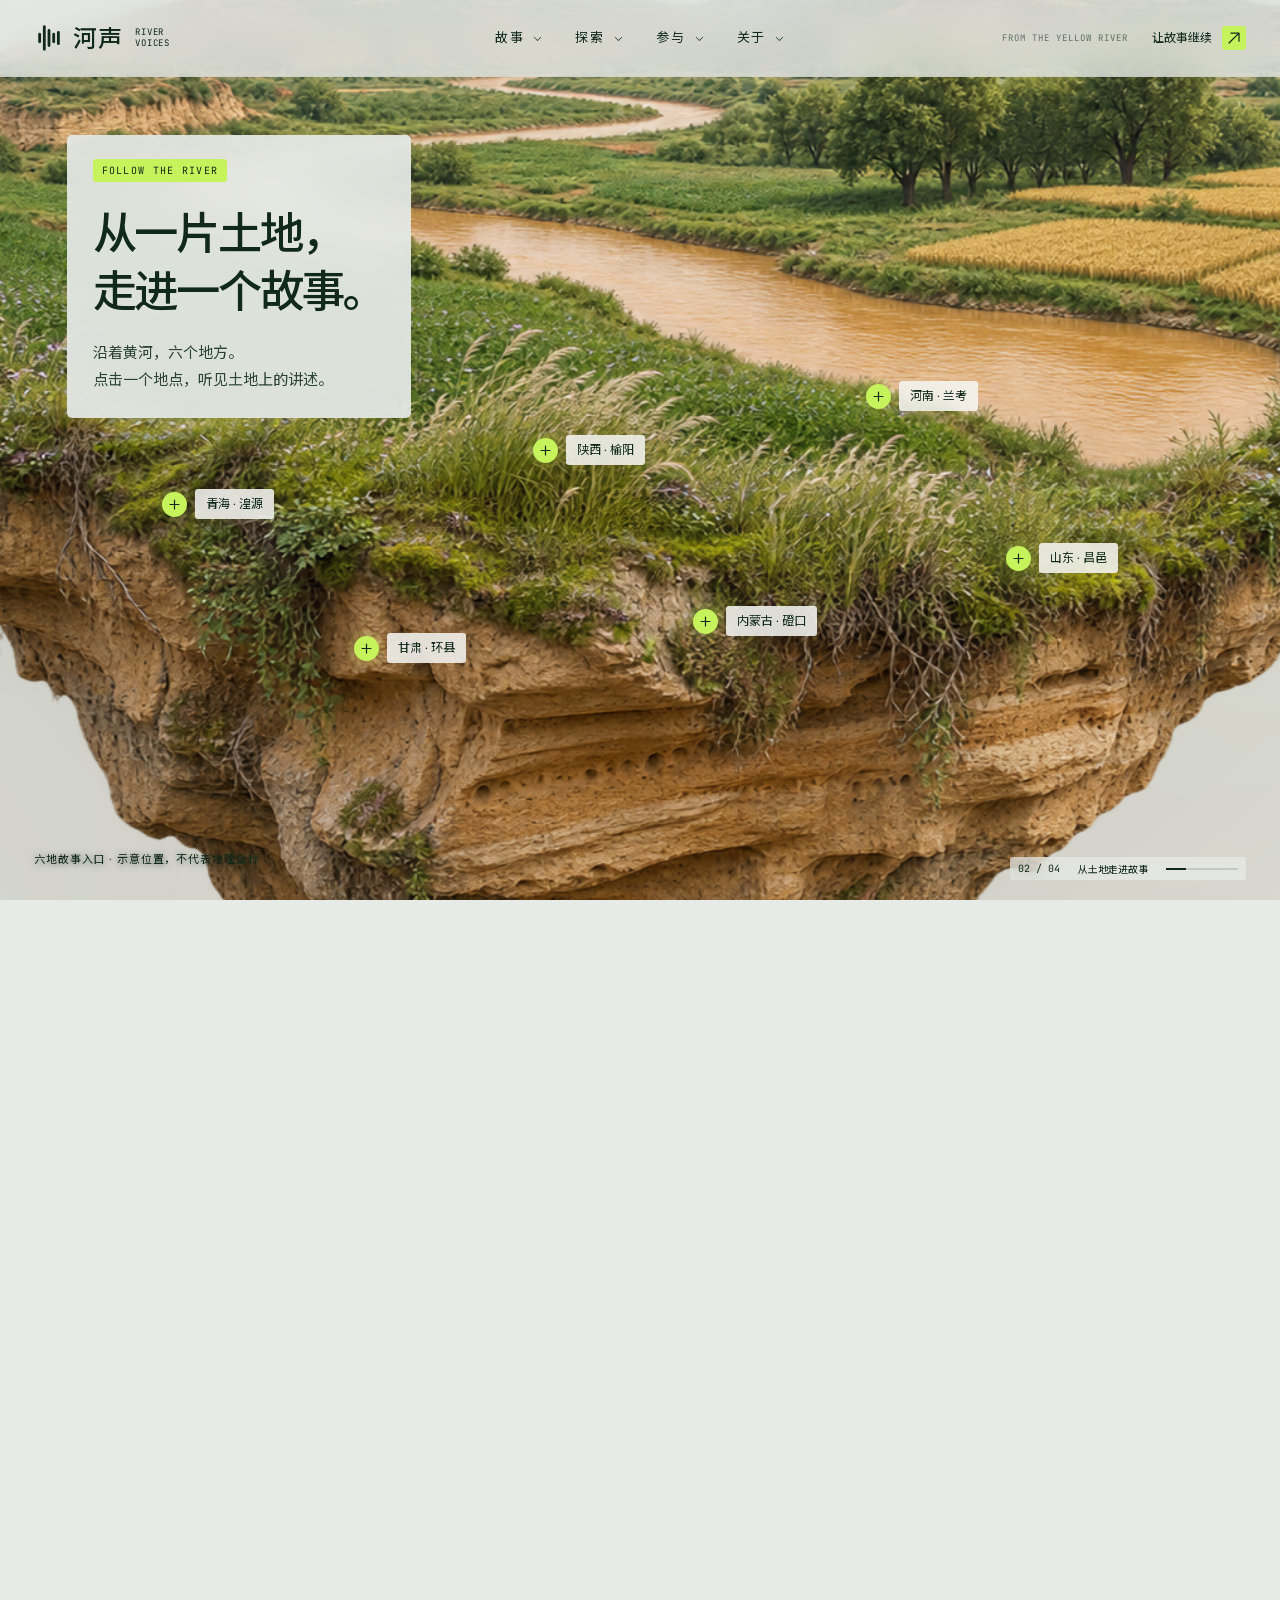
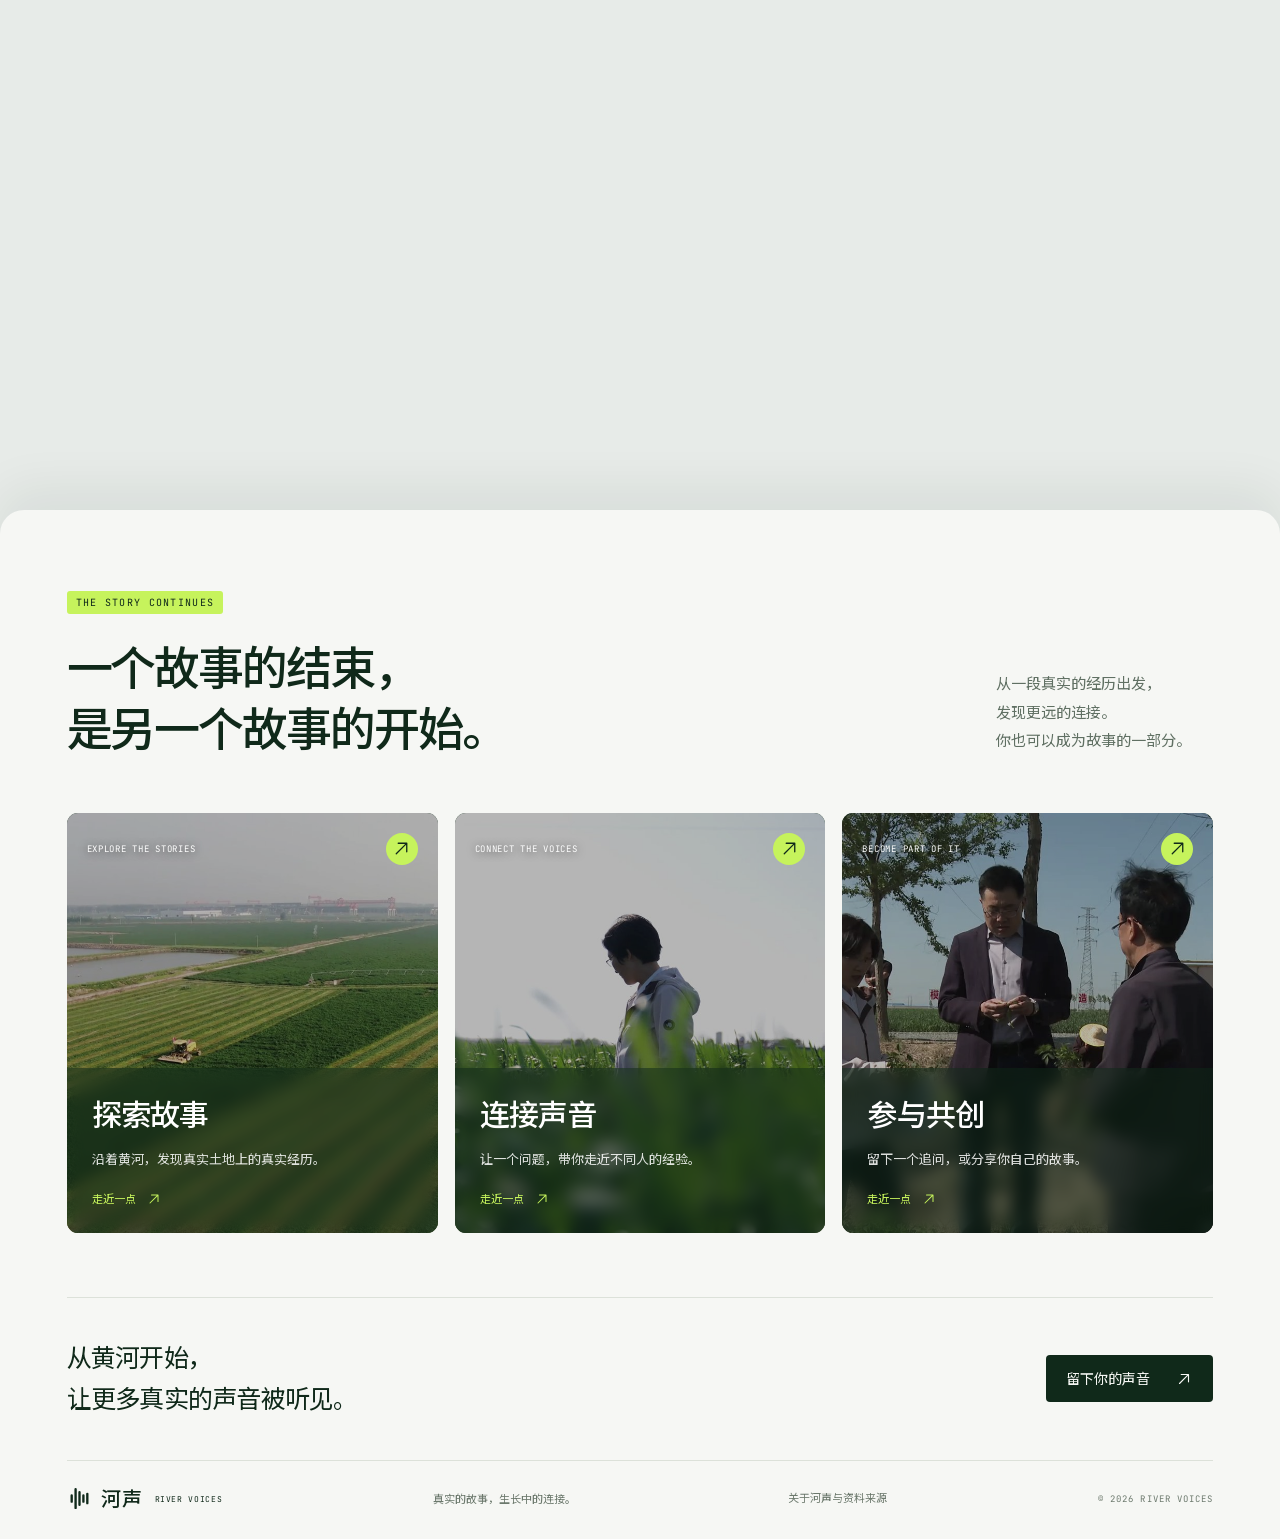
<file: index.html>
<!doctype html>
<html lang="zh-CN">
  <head>
    <meta charset="UTF-8" />
    <meta name="viewport" content="width=device-width, initial-scale=1.0" />
    <meta name="theme-color" content="#e7ebe8" />
    <meta name="description" content="河声 River Voices：从黄河开始，连接真实的土地、人物与公共故事。" />
    <title>河声 River Voices — 让真实的故事，继续生长</title>
    <script type="module" crossorigin src="./assets/index-9MIRVTS4.js"></script>
    <link rel="stylesheet" crossorigin href="./assets/index-BvDZyXAQ.css">
  </head>
  <body>
    <div id="root"></div>
  </body>
</html>
</file>
<file: assets/index-BvDZyXAQ.css>
.page-loading{display:grid;place-items:center;min-height:100svh;font-size:14px;color:#718263;background:var(--mist)}.product-header .main-nav button.active{color:#678333}.product-header.dark{color:#f6f7f4;background:#10251d52;border-bottom:1px solid #ffffff12}.product-header.dark .header-note{opacity:.65}.product-header.dark .main-nav button.active{color:var(--lime)}.product-header.dark .header-join svg{color:var(--ink)}.explore-page{background:var(--paper)}.explore-dashboard{position:relative;isolation:isolate;padding:116px 34px 34px;min-height:100svh;display:grid;grid-template-columns:minmax(0,1.65fr) minmax(320px,1fr);grid-template-rows:auto minmax(300px,1fr);gap:23px 24px;overflow:hidden}.explore-backdrop{position:absolute;z-index:-2;top:0;right:0;bottom:0;left:0;width:100%;height:100%;object-fit:cover;object-position:center 48%;filter:brightness(.77) saturate(.88)}.explore-dashboard:after{content:"";position:absolute;top:0;right:0;bottom:0;left:0;background:#17352912;z-index:-1;pointer-events:none}.explore-intro{color:#fff;padding:0 0 2px}.explore-kicker{display:flex;align-items:center;gap:9px;font:11px var(--mono);letter-spacing:.13em;text-shadow:0 1px 14px #10291a70}.explore-intro h1{font-size:clamp(40px,3.8vw,60px);line-height:1.22;letter-spacing:-.045em;margin:14px 0 13px;text-shadow:0 2px 25px #10291a50}.explore-intro>p{font-size:15px;text-shadow:0 1px 14px #10291aaa}.explore-search{display:flex;align-items:center;gap:13px;margin-top:23px;background:#f6f7f0f2;-webkit-backdrop-filter:blur(15px);backdrop-filter:blur(15px);border-radius:11px;padding:17px 20px;color:var(--ink);max-width:100%}.explore-search input{flex:1;min-width:0;border:0;background:none;font-size:14px;outline:none}.explore-search>span{font:10px var(--mono);white-space:nowrap;color:#6b766a;border-left:1px solid #10291a20;padding-left:14px}.glass-card{background:#f4f7eef5;-webkit-backdrop-filter:blur(14px);backdrop-filter:blur(14px);border-radius:13px;color:var(--ink);overflow:hidden}.card-heading{padding:15px 18px;display:flex;align-items:center;justify-content:space-between;gap:12px;font-size:12px;letter-spacing:.07em}.card-heading>span:first-child{display:flex;align-items:center;gap:8px}.card-heading .mono{font-size:9px;opacity:.5}.segmented{display:flex;gap:4px;background:#e4e9df;padding:4px;border-radius:7px;width:max-content;max-width:100%}.segmented button{display:flex;gap:7px;align-items:center;justify-content:center;border-radius:5px;padding:10px 16px;font-size:13px;white-space:nowrap;color:#62715e}.segmented button[aria-pressed=true]{background:var(--lime);color:var(--ink)}.segmented.small{padding:3px;gap:2px}.segmented.small button{font-size:11px;padding:5px 10px;gap:5px}.map-card{display:flex;flex-direction:column;min-height:318px;grid-row:2;grid-column:1}.map-card .card-heading{padding:11px 17px;border-bottom:1px solid #10291a0b}.river-map{flex:1;min-height:235px;width:100%;background:#edf0e5;isolation:isolate;z-index:0;font-family:var(--sans)}.river-map.leaflet-container{background:#edf0e5}.river-map .leaflet-control-zoom{border:0;box-shadow:none;margin:12px!important}.river-map .leaflet-control-zoom a{width:27px;height:27px;line-height:27px;font-size:17px;background:#f6f7f4d9;color:var(--ink);border-color:#d8ded1}.river-map .leaflet-tooltip.region-label{font:11px var(--sans);color:#42603b;background:#f6f7f4e8;border:0;box-shadow:none;padding:4px 7px;border-radius:3px;letter-spacing:.015em}.river-map .leaflet-tooltip.region-label:before{display:none}.river-map .leaflet-tooltip.region-label.selected{background:var(--ink);color:var(--paper);font-weight:500}.river-map .leaflet-tooltip.province-label{font:11px var(--sans);background:var(--paper);box-shadow:none;color:#64745f;border:0}.map-caption{display:flex;justify-content:space-between;gap:12px;padding:9px 17px;font-size:10px;border-top:1px solid #10291a0c;color:#72806b}.region-list{min-height:235px;flex:1;display:grid;grid-template-columns:1fr 1fr;gap:1px;background:#dce4d6;padding:1px}.region-list button{background:#edf0e5;padding:14px 18px;display:flex;align-items:center;justify-content:space-between;text-align:left;gap:10px;font-size:14px}.region-list button.selected{background:#d7e6c6}.region-list small{display:block;font-size:11px;margin-top:7px;color:#65765d}.region-list>p{padding:25px;font-size:14px}.context-card{grid-row:1 / span 2;grid-column:2;align-self:start;display:flex;flex-direction:column}.context-cover{height:155px;object-fit:cover;width:100%}.context-content{padding:19px 22px 21px;display:flex;flex-direction:column;align-items:flex-start;flex:1}.region-chip{font-size:11px;letter-spacing:.06em;color:#627c41}.context-content h2{font-size:25px;line-height:1.4;margin-top:9px;letter-spacing:-.03em}.context-summary{font-size:13px;line-height:1.75;color:#64705e;margin-top:10px;display:-webkit-box;-webkit-line-clamp:2;-webkit-box-orient:vertical;overflow:hidden}.theme-tags{display:flex;gap:7px;flex-wrap:wrap;margin:14px 0 15px}.theme-tags button{background:#e4eadc;border:1px solid #d7e2cc;border-radius:4px;padding:4px 8px;font-size:10px;color:#536e3e}.story-person{display:flex;align-items:center;gap:11px;width:100%}.story-person>img{width:42px;height:42px;object-fit:cover;border-radius:50%;object-position:60% 30%;flex-shrink:0}.story-person>svg{flex-shrink:0;color:#6c8653;margin:5px}.story-person strong{font-size:14px;font-weight:500}.story-person small{display:block;font-size:10px;line-height:1.6;margin-top:3px;color:#718066}.context-content blockquote{font-size:13px;line-height:1.8;margin-top:15px;color:#354c31;display:-webkit-box;-webkit-line-clamp:2;-webkit-box-orient:vertical;overflow:hidden}.mini-source{display:block;font-size:9px;color:#86907c;margin-top:7px}.context-content .primary-button{width:100%;margin-top:19px;padding:11px 15px;justify-content:space-between;font-size:13px}.explore-photo-credit{position:absolute;left:35px;bottom:13px;color:#fff9;font-size:9px;letter-spacing:.04em}.empty-state{padding:38px 28px;display:flex;flex-direction:column;justify-content:center;align-items:flex-start;gap:17px;min-height:280px}.empty-state h2{font-size:25px}.empty-state p{font-size:14px;color:#677260}.story-library{padding:75px 5.2% 65px;scroll-margin-top:100px}.section-title-row{display:flex;align-items:flex-end;justify-content:space-between;gap:25px}.section-title-row .eyebrow{font-size:10px;color:#6e7b65}.section-title-row h2{font-size:35px;line-height:1.4;margin-top:17px}.filter-options{display:flex;gap:9px;overflow-x:auto;padding:25px 1px 15px;scrollbar-width:thin;max-width:100%}.filter-options button{white-space:nowrap;border:1px solid #d7dfd0;padding:8px 13px;font-size:12px;border-radius:4px;color:#6c7764}.filter-options button.active{background:var(--ink);border-color:var(--ink);color:var(--paper)}.filter-description{font-size:12px;color:#617358;display:flex;align-items:center;gap:16px;margin:4px 0 14px}.filter-description button{display:flex;gap:7px;align-items:center;font-size:11px}.library-grid{display:grid;grid-template-columns:repeat(3,minmax(0,1fr));gap:30px 22px;margin-top:15px}.library-story{text-align:left;overflow:hidden;border-top:1px solid #10291a15;padding-top:15px;transition:transform .3s}.library-story:hover{transform:translateY(-4px)}.library-story>img{width:100%;aspect-ratio:1.7;object-fit:cover;border-radius:6px}.library-story>div{padding:19px 0 10px}.library-story .eyebrow{font-family:var(--sans);font-size:11px;color:#76905c;letter-spacing:.05em}.library-story h3{font-size:22px;line-height:1.45;margin:9px 0}.library-story p{font-size:12px;color:#6a7862}.library-story blockquote{font-size:13px;line-height:1.8;color:#6e7965;margin-top:12px;display:-webkit-box;-webkit-line-clamp:2;-webkit-box-orient:vertical;overflow:hidden}.library-enter{display:flex;align-items:center;gap:9px;font-size:12px;margin-top:18px}.ask-section{display:grid;grid-template-columns:1fr 1.8fr;gap:60px;padding:65px 5.2% 75px;background:#e8eee2;scroll-margin-top:80px}.ask-intro h2{font-size:38px;line-height:1.35;margin:18px 0}.ask-intro>p{font-size:15px;color:#62765b}.service-label{display:block;font-size:10px;color:#7b8b73;margin-top:25px}.ask-panel{min-width:0}.ask-panel form>label{font-size:12px;display:block;color:#627259}.question-input{display:flex;align-items:center;gap:15px;margin-top:12px;padding:10px 10px 10px 20px;border:1px solid #c4d0b9;border-radius:6px;background:#f6f7f4}.question-input input{flex:1;min-width:0;border:0;background:none;font-size:15px;padding:10px 0;outline:none}.question-input button{display:flex;align-items:center;justify-content:center;width:42px;height:42px;flex-shrink:0;border-radius:4px;background:var(--ink);color:#f6f7f4;font-size:11px}.suggested-questions{display:flex;flex-wrap:wrap;gap:10px;margin-top:14px}.suggested-questions button{font-size:11px;background:#dce6d2;padding:8px 11px;border-radius:4px;color:#5f7551}.search-answer{margin-top:30px;padding-top:22px;border-top:1px solid #bccbb0}.search-answer>h3{font-size:21px;line-height:1.6}.result-count{font-size:12px;color:#6b7d60;margin-top:8px}.evidence-result{padding:22px 0;border-bottom:1px solid #c8d5be}.evidence-result>div{display:flex;justify-content:space-between;gap:15px;font-size:13px}.evidence-result>div span{font-size:11px;color:#73876a}.evidence-result blockquote{font-size:15px;line-height:1.9;white-space:pre-line;margin-top:12px}.evidence-result>small{display:block;font-size:10px;line-height:1.7;color:#7a8c70;margin-top:12px}.evidence-result>button{display:flex;gap:10px;align-items:center;font-size:12px;margin-top:14px;text-decoration:underline;text-underline-offset:5px}.product-footer{padding:25px 5.2%;font-size:10px}.product-footer button{display:flex;gap:10px;align-items:center}.product-footer>span a{text-decoration:underline;text-underline-offset:3px}.product-story .dialog-content{padding-top:30px}.product-story .detail-quote{padding:24px;background:#e8edde;margin:24px 0;border-left:2px solid #a6c180;font-size:17px;line-height:1.9;white-space:pre-line}.documentary{margin-top:24px;padding:18px 20px;background:#e8edde;border-radius:5px;font-size:14px;color:#627259}.full-transcript{margin:30px 0;border-top:1px solid #d5ddce;border-bottom:1px solid #d5ddce;padding:17px 0;font-size:14px}.full-transcript summary{cursor:pointer}.full-transcript article{padding:15px 0;border-top:1px solid #d5ddce;margin-top:18px}.full-transcript article h3{margin-top:0}.full-transcript article p{font-size:15px;white-space:pre-line}.full-transcript .speaker-reference{font-size:11px;color:#77836e;margin-bottom:11px}.full-transcript article small{font-size:10px;color:#7c8973;display:block;margin-top:10px}.story-contribute{padding:20px 24px 25px;background:#e0e9d6;border-radius:7px}.story-contribute h3{margin:0 0 9px}.story-contribute p{font-size:14px;margin-bottom:18px}.related-stories>button{display:flex;align-items:center;gap:15px;width:100%;text-align:left;padding:15px 0;border-bottom:1px solid #d5dfcd}.related-stories img{width:100px;height:72px;object-fit:cover;border-radius:4px}.related-stories>button>span{flex:1;font-size:15px;line-height:1.7}.related-stories small{display:block;font-size:10px;color:#7d8a70;margin-bottom:7px}.participate-page{position:relative;isolation:isolate;min-height:100svh;background:#13251f;color:#f6f7f4}.participate-backdrop{position:fixed;top:0;right:0;bottom:0;left:0;width:100%;height:100%;object-fit:cover;z-index:-2;filter:brightness(.57) saturate(.8)}.participate-page:after{content:"";position:fixed;top:0;right:0;bottom:0;left:0;background:#10251d1a;z-index:-1;pointer-events:none}.participate-main{width:min(860px,calc(100% - 60px));margin:auto;padding:clamp(160px,23vh,240px) 0 40px;min-height:100svh;display:flex;flex-direction:column}.participate-title{text-align:center;margin-bottom:37px;text-shadow:0 2px 20px #10291a45}.participate-title>.eyebrow{font-size:10px;letter-spacing:.19em;opacity:.7}.participate-title h1{font-size:clamp(32px,3.2vw,48px);line-height:1.4;letter-spacing:-.03em;margin:18px 0 14px}.participate-title h1 span{display:inline-block}.participate-title>p{font-size:14px;color:#f6f7f4c9}.contribution-composer{position:relative;isolation:isolate;padding:24px 26px 31px;background:#1d2a25f0;-webkit-backdrop-filter:blur(26px) saturate(112%);backdrop-filter:blur(26px) saturate(112%);border:1px solid #f6f7f42b;border-radius:23px;box-shadow:0 20px 65px #09171038}.composer-intro{display:flex;justify-content:space-between;gap:15px;align-items:center;color:#c8d1c5;font-size:12px}.composer-intro>small{font-size:10px;color:#8b9b8c}.composer-prompt{font-size:12px;color:#8b9e8b;margin-top:8px;text-wrap:pretty}.contribution-composer>textarea{background:none;border:0;outline:0;border-radius:0;padding:12px 0 10px;margin-top:10px;min-height:113px;resize:vertical;color:#f6f7f4;font-size:18px;line-height:1.8;box-shadow:none;max-height:320px}.contribution-composer>textarea::placeholder{color:#8d9b8b}.composer-tools{position:relative;height:36px;margin-top:12px}.participation-tabs{display:flex;gap:6px;align-items:center;height:36px}.participation-tabs>button{font-size:11px;height:34px;padding:0 13px;border:1px solid #e8f0e00e;background:#f6f7f40b;color:#9ca99a;border-radius:7px;white-space:nowrap}.participation-tabs>button[aria-pressed=true]{background:#d8e4c826;color:#e3ebdc;border-color:#d4e2c231}.composer-right{position:absolute;top:0;right:0;bottom:0;left:0;pointer-events:none}.composer-right>*{position:absolute;pointer-events:auto}.original-mode{right:126px;top:16px;font-size:10px;line-height:1;color:#90a18a}.attach-control{right:73px;top:10px;color:#a7b6a0;line-height:1;display:block}.attach-control:hover{color:#fff}.send-control{right:0;top:2px;display:grid;place-items:center;width:44px;height:44px;border-radius:50%;background:var(--lime);color:var(--ink);transition:filter .2s,transform .2s}.send-control:hover{filter:brightness(1.08);transform:translateY(-1px)}.send-control:disabled{opacity:.35;cursor:default;transform:none}.attachment-menu{position:absolute;right:25px;bottom:81px;background:#33463b;border:1px solid #f6f7f42b;border-radius:10px;padding:10px;box-shadow:0 10px 35px #10291a40;z-index:3;min-width:200px}.attachment-menu button{display:flex;align-items:center;gap:12px;padding:11px 12px;text-align:left;font-size:13px;width:100%;border-radius:5px}.attachment-menu button:hover{background:#f6f7f413}.attachment-menu small{display:block;font-size:10px;padding:8px 12px 5px;color:#a9b8a0}.linked-story{display:flex;align-items:center;justify-content:space-between;gap:14px;font-size:10px;color:#b2cb9f;padding:8px 10px;border:1px solid #b3cd8c29;border-radius:4px;background:#94ae6e0c;margin-top:14px}.linked-story>button{display:flex}.attachment-previews{display:flex;flex-wrap:wrap;gap:9px;margin:12px 0 15px}.attachment-preview{display:flex;align-items:center;gap:9px;padding:7px;background:#e8f3dc0a;border:1px solid #e3f0da1a;border-radius:6px;max-width:100%;min-width:0}.attachment-preview>img{width:35px;height:35px;object-fit:cover;border-radius:3px}.attachment-preview>span{font-size:11px;max-width:210px;overflow:hidden;text-overflow:ellipsis;white-space:nowrap}.attachment-preview small{display:block;font:9px var(--mono);color:#93a48a;margin-top:4px}.attachment-preview>button{display:grid;place-items:center;padding:5px;color:#bdcbb4}.recording-banner{display:flex;align-items:center;gap:10px;color:#d8edc3;font-size:13px;margin:15px 0;padding:8px 13px;border-radius:5px;background:#f6f7f40b}.participation-extra{background:#10251db3;-webkit-backdrop-filter:blur(16px);backdrop-filter:blur(16px);margin-top:14px;border:1px solid #f6f7f422;border-radius:10px;padding:14px 19px}.participation-extra summary{font-size:12px;color:#c2cfb9;cursor:pointer}.participation-extra summary>span{font-size:10px;color:#94a18c;margin-left:10px}.extra-grid{display:grid;grid-template-columns:1fr 1fr;gap:19px 17px;margin:23px 0 5px}.extra-grid>label{display:block;font-size:12px;color:#b3c5a7}.extra-grid select,.extra-grid input:not([type=checkbox]){display:block;width:100%;border:1px solid #becbb330;border-radius:4px;background:#20372e;color:#e2ecdc;margin-top:9px;padding:11px 12px;font-size:13px;min-width:0}.extra-grid input::placeholder{color:#8a9e7e}.extra-grid .wide{grid-column:1 / -1}.extra-grid .assisted-label{display:flex;align-items:center;gap:9px;font-size:11px;line-height:1.7}.extra-grid input[type=checkbox]{accent-color:var(--lime)}.participation-notes{display:flex;align-items:center;justify-content:space-between;gap:15px;margin-top:19px;font-size:11px;color:#d1ddc5}.participation-notes>span{display:flex;align-items:center;gap:7px}.participation-notes>button{display:flex;align-items:center;gap:7px;white-space:nowrap;color:#e2ebd9}.participation-notes>button:disabled{opacity:.4;cursor:default}.participation-service{display:flex;justify-content:space-between;align-items:center;gap:20px;margin-top:auto;padding-top:55px;font-size:10px;color:#c6d5bbbd}.participation-service small{font-size:9px;white-space:nowrap}.related-hints{background:#172d23e0;border:1px solid #e1edd225;border-radius:9px;padding:23px;margin-top:24px;-webkit-backdrop-filter:blur(15px);backdrop-filter:blur(15px)}.related-hints h2{font-size:19px;line-height:1.6}.related-hints>p{font-size:11px;color:#b1c4a2;margin-top:7px}.related-hints>button{position:relative;display:block;text-align:left;width:100%;padding:18px 30px 18px 0;border-top:1px solid #f6f7f424;margin-top:15px}.related-hints>button>span{font-size:12px;color:#d0e7be}.related-hints>button>p{font-size:13px;color:#b6c6aa;margin-top:9px}.related-hints>button>svg{position:absolute;right:0;top:22px}.form-error{font-size:13px;color:#ad382c;background:#fbe9e1;border:1px solid #e9c5b7;padding:12px 15px;border-radius:5px;margin-top:15px;line-height:1.7}.participation-error{font-size:13px}.review-dialog{width:min(720px,calc(100% - 36px));max-width:none;max-height:90svh;margin:auto;padding:0;border:0;border-radius:14px;color:var(--ink);background:var(--paper);overflow-y:auto;box-shadow:0 25px 80px #10291a45}.review-dialog::backdrop{background:#0c1e17b8;-webkit-backdrop-filter:blur(10px);backdrop-filter:blur(10px)}.review-dialog>form{padding:43px 37px 37px}.review-dialog h2{font-size:32px;line-height:1.5;margin:22px 0 13px}.review-dialog form>p{font-size:14px;color:#6b7963;line-height:1.8}.review-label{display:block;margin-top:25px;font-size:13px;color:#697c5d}.original-expression{font-size:16px;line-height:1.9;white-space:pre-wrap;padding:19px 22px;background:#e8edde;border-left:2px solid #9db778;margin-top:11px;max-height:220px;overflow:auto;overflow-wrap:anywhere}.review-media{display:flex;gap:15px;flex-wrap:wrap;margin-top:18px}.review-media>div{max-width:100%;font-size:10px;color:#687b5d;line-height:1.6}.review-media img{width:160px;height:110px;object-fit:cover;border-radius:5px;margin-bottom:6px}.review-media audio{display:block;width:min(310px,100%);margin-bottom:7px}.assist-options{display:grid;grid-template-columns:1fr 1fr;gap:16px;margin-top:26px;padding:18px 0;border-top:1px solid #d4ddcb;border-bottom:1px solid #d4ddcb}.assist-options label{display:flex;align-items:flex-start;gap:9px;color:#7c8c70;font-size:12px}.assist-options input{margin-top:2px}.assist-options small{font-size:10px;line-height:1.7;display:block;margin-top:5px;color:#8b967f}.manual-edit{display:flex;align-items:center;gap:8px;font-size:12px!important;margin:21px 0 0}.review-dialog form>textarea{min-height:130px;font-size:15px}.privacy-choices{margin-top:27px}.privacy-choices legend{font-size:15px;margin-bottom:15px}.privacy-choices label{padding:12px 15px;border:1px solid #d5dec9;border-radius:5px;font-size:13px;margin:9px 0;background:#f0f3e9}.privacy-choices label:has(input:checked){background:#e0ebd2;border-color:#a4bd85}.review-contact{display:grid;gap:18px;margin-top:22px}.review-contact label{font-size:12px;color:#718264}.review-contact input{display:block;border:1px solid #cbd5c0;border-radius:4px;padding:12px;width:100%;background:#fff;margin-top:9px;font-size:14px}.review-dialog .primary-button{margin-top:21px;width:100%;gap:20px}.review-dialog .primary-button:disabled{opacity:.5;cursor:wait}.review-dialog .confirm-label{font-size:12px}.contribution-receipt{background:#1c3026ed;border:1px solid #d6e5c632;border-radius:18px;padding:34px;color:#e8f1df;-webkit-backdrop-filter:blur(24px);backdrop-filter:blur(24px)}.contribution-receipt>.eyebrow{display:block;font-size:9px;margin-top:17px;color:#afc69b}.contribution-receipt h2{font-size:29px;line-height:1.4;margin:15px 0}.contribution-receipt>p{font-size:13px;color:#b6c7a9}.receipt-status{display:flex;flex-wrap:wrap;gap:12px;margin-top:24px}.receipt-status>span{display:flex;align-items:center;gap:6px;background:#b4d38a19;border:1px solid #b5cf9629;border-radius:5px;padding:7px 10px;font-size:11px;color:#b8d39d}.receipt-details{display:grid;gap:11px;border-top:1px solid #c4d8ac26;margin-top:25px;padding-top:20px;font-size:11px}.receipt-details>span{display:flex;gap:25px;color:#a7bb98}.receipt-details strong{font-weight:400;color:#d9e6cc}.contribution-receipt blockquote{white-space:pre-wrap;overflow-wrap:anywhere;font-size:16px;line-height:1.8;margin-top:24px;padding:20px;background:#ffffff07;border-radius:6px}.saved-attachment{display:flex;flex-direction:column;gap:9px;margin-top:20px;font-size:11px;color:#abc19a}.saved-attachment img{width:250px;max-width:100%;height:160px;object-fit:cover;border-radius:5px}.saved-attachment audio{max-width:100%}.receipt-actions{display:flex;flex-wrap:wrap;gap:20px;align-items:center;margin-top:27px;font-size:12px}.receipt-actions .primary-button{background:var(--lime);color:var(--ink)}@media(min-width:1101px)and (max-height:800px){.explore-dashboard{padding-top:105px;gap:18px 22px;grid-template-rows:auto minmax(275px,1fr)}.explore-intro h1{font-size:44px;margin:12px 0 9px}.explore-search{margin-top:16px;padding:14px 18px}.context-cover{height:113px}.context-content{padding:15px 18px}.context-content h2{font-size:22px}.context-summary{-webkit-line-clamp:1;font-size:12px}.context-content blockquote{font-size:12px;line-height:1.7;margin-top:10px}.context-content .theme-tags{margin:9px 0 11px}.context-content .primary-button{margin-top:13px}.context-card>.card-heading{padding:12px 16px}.map-card{min-height:275px}.river-map{min-height:205px}.participate-main{padding-top:140px}.participate-title{margin-bottom:26px}.contribution-composer>textarea{min-height:100px}}@media(max-width:1100px)and (min-width:821px){.explore-dashboard{grid-template-columns:1.4fr 1fr;padding:115px 25px 32px;gap:20px}.explore-intro h1{font-size:39px}.explore-search{padding:15px}.explore-search input{font-size:12px}.explore-search>span{display:none}.context-content{padding:17px}.context-content h2{font-size:23px}.context-cover{height:135px}.map-caption{font-size:9px}.map-caption>span:last-child{display:none}.ask-section{gap:35px}.ask-intro h2{font-size:31px}.library-grid{grid-template-columns:1fr 1fr}.library-story h3{font-size:22px}.participate-main{width:min(800px,calc(100% - 70px))}}@media(max-width:820px){.product-header.dark .main-nav.open{background:#19352a;color:#f6f7f4}.explore-dashboard{display:flex;flex-direction:column;padding:115px 20px 35px;gap:21px;min-height:0;background:#dbe3d4}.explore-backdrop{height:580px;object-fit:cover;object-position:center top}.explore-dashboard:after{height:580px;bottom:auto}.explore-intro h1{font-size:35px;margin:17px 0 15px;line-height:1.3}.explore-intro>p{font-size:13px;max-width:300px;line-height:1.9}.explore-intro>p span{display:block}.explore-kicker{font-size:9px;letter-spacing:.11em}.explore-search{padding:16px 14px;margin-top:24px;border-radius:9px;gap:9px}.explore-search input{font-size:13px}.explore-search>svg{width:19px;flex-shrink:0}.explore-search>span{display:none}.map-card{min-height:345px;flex-shrink:0}.river-map{height:270px;min-height:270px;flex:none}.map-card .card-heading{padding:12px 14px;font-size:12px}.map-caption{font-size:9px;padding:9px 14px}.map-caption>span:last-child{display:none}.river-map .leaflet-tooltip.region-label{font-size:9px;padding:3px 5px}.region-list{min-height:270px}.region-list button{padding:15px 13px;font-size:12px}.region-list small{font-size:9px}.context-card{flex-shrink:0;align-self:stretch}.context-cover{height:190px}.context-content{padding:23px}.context-content h2{font-size:26px}.context-summary{font-size:14px}.context-content .theme-tags{margin:15px 0 20px}.story-person strong{font-size:15px}.story-person small{font-size:11px}.context-content blockquote{font-size:15px;-webkit-line-clamp:3;margin-top:19px}.mini-source{font-size:10px}.context-content .primary-button{margin-top:23px;font-size:14px;padding:13px 16px}.explore-photo-credit{left:22px;bottom:11px;font-size:8px;color:#61755a}.story-library{padding:48px 23px;scroll-margin-top:80px}.section-title-row{display:block}.section-title-row h2{font-size:28px;margin:13px 0 24px}.section-title-row .segmented{width:100%}.section-title-row .segmented button{flex:1;font-size:12px;padding:11px 7px;gap:5px}.filter-options{padding-top:19px}.filter-options button{font-size:11px;padding:8px 11px}.library-grid{grid-template-columns:1fr;gap:22px;margin-top:13px}.library-story h3{font-size:23px}.library-story blockquote{font-size:14px}.ask-section{grid-template-columns:1fr;padding:45px 23px 50px;gap:30px}.ask-intro h2{font-size:33px}.ask-intro>p br{display:none}.ask-intro>p{font-size:14px}.service-label{margin-top:16px}.question-input{padding-left:13px;gap:10px}.question-input input{font-size:13px}.suggested-questions{gap:7px}.suggested-questions button{font-size:10px;padding:9px}.evidence-result blockquote{font-size:14px}.product-footer{padding:25px 23px;font-size:9px;align-items:flex-start}.product-footer>span{font-size:9px;width:100%}.product-story .detail-quote{font-size:16px;padding:20px}.product-story .dialog-content{padding:27px 24px 30px}.related-stories img{width:80px;height:64px}.related-stories>button>span{font-size:13px}.participate-main{width:calc(100% - 36px);padding:135px 0 28px;min-height:100svh}.participate-title{margin:0 6px 30px}.participate-title h1{font-size:32px;line-height:1.5;max-width:10em;margin:18px auto 12px}.participate-title h1 span{display:block}.participate-title>.eyebrow{font-size:8px;letter-spacing:.12em}.participate-title>p{font-size:12px;max-width:280px;margin:auto;line-height:1.9}.contribution-composer{padding:22px 18px 24px;border-radius:17px}.composer-intro{font-size:12px;align-items:flex-start}.composer-intro>small{font-size:9px;white-space:nowrap;padding-top:2px}.composer-prompt{font-size:11px;line-height:1.9;max-width:270px;margin-top:10px}.contribution-composer>textarea{font-size:17px;min-height:145px;margin-top:15px;padding-top:10px}.composer-tools{height:auto;min-height:91px;margin-top:16px;display:flex;flex-direction:column;gap:17px}.participation-tabs{height:33px;gap:6px}.participation-tabs button{flex:1;min-width:0;font-size:11px;padding:0 9px;height:33px}.composer-right{position:static;display:flex;align-items:center;min-height:41px;gap:0}.composer-right>*{position:static}.original-mode{font-size:10px}.attach-control{margin-left:auto;margin-right:21px}.send-control{width:42px;height:42px}.attachment-menu{bottom:77px;right:18px;min-width:190px}.attachment-menu button{font-size:14px;padding:13px 12px}.attachment-preview{width:100%}.attachment-preview>span{max-width:210px;flex:1}.participation-extra{padding:15px 17px}.extra-grid{grid-template-columns:1fr;gap:18px}.extra-grid>label{font-size:12px}.extra-grid select,.extra-grid input:not([type=checkbox]){padding:13px;font-size:14px}.participation-notes{display:block;font-size:10px;line-height:1.8;margin:18px 4px 0}.participation-notes>button{margin-top:13px;font-size:12px}.participation-service{display:block;padding-top:40px;margin-left:4px;font-size:9px;line-height:1.8}.participation-service small{display:block;font-size:8px;margin-top:8px}.linked-story{font-size:9px;line-height:1.8}.related-hints{padding:19px}.related-hints h2{font-size:18px}.review-dialog{width:calc(100% - 24px);max-height:94svh;border-radius:12px}.review-dialog>form{padding:65px 22px 25px}.review-dialog h2{font-size:27px}.review-dialog form>p{font-size:13px}.original-expression{font-size:15px;padding:17px}.review-media{gap:10px}.review-media img{width:135px;height:95px}.review-media audio{width:270px;max-width:100%}.assist-options{grid-template-columns:1fr;gap:18px;padding:20px 0}.assist-options label{font-size:12px}.manual-edit{font-size:11px!important;line-height:1.8;align-items:flex-start}.manual-edit input{margin-top:4px}.privacy-choices legend{font-size:14px}.privacy-choices label{font-size:12px;min-height:46px}.review-dialog .confirm-label{font-size:11px;line-height:1.8}.review-dialog .primary-button{font-size:12px;gap:10px;padding:14px 9px}.contribution-receipt{padding:26px 21px}.contribution-receipt h2{font-size:25px;line-height:1.5}.contribution-receipt>p{font-size:12px}.receipt-status{gap:7px}.receipt-status>span{font-size:10px;padding:7px 9px}.receipt-details>span{display:block;line-height:1.8}.receipt-details strong{display:block;margin-top:5px;font-size:12px}.receipt-actions{gap:17px;font-size:11px}.receipt-actions .primary-button{width:100%;font-size:13px;gap:25px}}@media(prefers-reduced-motion:no-preference){.explore-intro,.participate-title{animation:rise .8s cubic-bezier(.16,1,.3,1) both}.contribution-composer,.context-card{animation:rise .9s cubic-bezier(.16,1,.3,1) .12s both}.map-card{animation:rise .9s cubic-bezier(.16,1,.3,1) .22s both}}.assist-options button{width:100%;padding:11px 12px;border-radius:5px;background:var(--ink);color:var(--paper);font-size:12px}.assist-options button:disabled{opacity:.45;cursor:not-allowed}.generated-answer{margin:16px 0;padding:18px;border:1px solid #cbd6bf;border-radius:6px;background:var(--paper)}.generated-answer p{margin:10px 0;font-size:15px;line-height:1.9;white-space:pre-wrap}.generated-answer small{display:block;font-size:11px;color:#68795e}.static-review-content{padding:38px 34px}.static-review-content h2{font-size:29px;margin:20px 0 15px}.static-review-content>p{font-size:14px;line-height:1.8}.static-draft-notice{font-size:13px;line-height:1.8;color:#d6e7c8;margin-top:18px}@media(max-width:820px){.static-review-content{padding:36px 23px}.static-review-content h2{font-size:25px}}@font-face{font-family:Inter Tight;src:url(../assets/font-0.woff2);font-weight:400;font-display:swap}@font-face{font-family:Inter Tight;src:url(../assets/font-1.woff2);font-weight:500;font-display:swap}@font-face{font-family:Inter Tight;src:url(../assets/font-2.woff2);font-weight:600;font-display:swap}@font-face{font-family:JetBrains Mono;src:url(../assets/font-3.woff2);font-weight:400;font-display:swap}@font-face{font-family:River Sans;src:url(../assets/river-sans-400.ttf);font-weight:400;font-display:swap}@font-face{font-family:River Sans;src:url(../assets/river-sans-500.ttf);font-weight:500;font-display:swap}:root{--ink:#10291a;--ink2:#2c4434;--mist:#e7ebe8;--paper:#f6f7f4;--lime:#c6f35c;--line:#dce1d9;--sans:"Inter Tight","River Sans","Microsoft YaHei",sans-serif;--mono:"JetBrains Mono",monospace;font-family:var(--sans);color:var(--ink);font-synthesis:none}*{box-sizing:border-box;margin:0;padding:0}html{scroll-behavior:smooth;background:var(--mist)}body{overflow-x:hidden;font-size:16px;-webkit-font-smoothing:antialiased}button,a,input,textarea{-webkit-tap-highlight-color:transparent}button,input,textarea{font:inherit;color:inherit}button{cursor:pointer;border:0;background:none;line-height:1.5}a{color:inherit;text-decoration:none}button,a{touch-action:manipulation}button:focus-visible,a:focus-visible,input:focus-visible,textarea:focus-visible{outline:2px solid #537e20;outline-offset:5px}img{display:block;max-width:100%}h1,h2,h3{font-weight:500;letter-spacing:-.045em}p{line-height:1.8}::selection{color:var(--ink);background:var(--lime)}.mono,.eyebrow{font-family:var(--mono);font-size:11px;letter-spacing:.12em}.tag{display:inline-flex;background:var(--lime);font:10px/1.5 var(--mono);letter-spacing:.13em;padding:4px 9px;border-radius:3px;align-items:center}.skip-link{position:fixed;top:-100px;left:24px;background:var(--lime);padding:12px;z-index:200}.skip-link:focus{top:15px}.site-header{position:fixed;top:0;left:0;right:0;z-index:60;display:grid;grid-template-columns:1fr auto 1fr;align-items:center;padding:23px 34px;background:#e7ebe8c9;-webkit-backdrop-filter:blur(16px);backdrop-filter:blur(16px);border-bottom:1px solid #10291a05}.brand{display:flex;align-items:center;gap:9px;width:max-content}.brand strong{font-size:24px;letter-spacing:.05em;font-weight:500}.brand>span{font:9px/1.25 var(--mono);letter-spacing:.08em;margin-left:3px}.main-nav{display:flex;gap:32px}.main-nav button{font-size:13px;letter-spacing:.14em;display:flex;gap:8px;align-items:center}.main-nav button:hover{color:#59772d}.header-right{display:flex;justify-content:flex-end;align-items:center;gap:24px}.header-note{font:9px var(--mono);letter-spacing:.11em;opacity:.58}.header-join{display:flex;gap:10px;align-items:center;font-size:12px}.header-join svg{background:var(--lime);border-radius:3px;padding:2px;width:24px;height:24px}.menu-button{display:none}.scroll-story{height:600vh;position:relative;--hero:1;--land:0;--people:0;--voice:0;--zoom:1;--reality:0;--mx:0px;--my:0px;--lift:0vh;--progress:0;--word-progress:0}.stage{position:sticky;top:0;height:100vh;height:100svh;overflow:clip;isolation:isolate;background:#e4e8e5}.sky-glow{position:absolute;top:-30%;right:-30%;bottom:-30%;left:-30%;opacity:.14;filter:blur(100px);transform:scale(1.6);pointer-events:none;animation:fog-drift 24s ease-in-out infinite alternate}.sky-glow img{width:100%;height:100%;object-fit:contain}.island-world{position:absolute;z-index:3;left:50%;top:62%;height:72vh;width:min(1190px,96vw);transform:translate(calc(-50% + var(--mx)),calc(-50% - var(--lift) + var(--my))) scale(var(--zoom));opacity:calc(1 - var(--reality));pointer-events:none;will-change:transform,opacity}.island-world img{width:100%;height:100%;object-fit:contain}.reality{position:absolute;top:0;right:0;bottom:0;left:0;opacity:var(--reality);will-change:opacity}.reality img{height:100%;width:100%;object-fit:cover;object-position:50% 60%;filter:saturate(.72) brightness(.88);transform:scale(calc(1.06 - var(--voice) * .035))}.reality:after{content:"";position:absolute;top:0;right:0;bottom:0;left:0;background:#dce4dd24;-webkit-backdrop-filter:blur(calc((1 - var(--reality)) * 14px));backdrop-filter:blur(calc((1 - var(--reality)) * 14px))}.scene{position:absolute;top:0;right:0;bottom:0;left:0;pointer-events:none;z-index:5}.scene button,.scene a{pointer-events:none}.scene.current button,.scene.current a{pointer-events:auto}.hero-scene{opacity:var(--hero);z-index:2;transform:translateY(calc((1 - var(--hero)) * -60px));filter:blur(calc((1 - var(--hero)) * 10px))}.hero-copy{position:absolute;top:19%;left:0;right:0;text-align:center}.hero-copy h1{font-size:clamp(48px,5.55vw,88px);line-height:1.18;letter-spacing:-.065em;margin-top:23px;white-space:nowrap}.hero-copy h1 span{display:inline-block;animation:rise 1.1s cubic-bezier(.2,.8,.2,1) both}.hero-copy h1 span+span{animation-delay:.1s}.hero-details{position:absolute;top:0;right:0;bottom:0;left:0;z-index:6;pointer-events:none;opacity:var(--hero)}.hero-details button{pointer-events:none}.hero-details.current button{pointer-events:auto}.hero-actions{position:absolute;top:43%;left:0;right:0;display:flex;justify-content:center;gap:27px}.primary-button{display:inline-flex;align-items:center;justify-content:center;gap:25px;padding:13px 20px;border-radius:4px;background:var(--ink);color:var(--paper);font-size:14px;transition:background .2s}.primary-button:hover{background:#365239}.text-button{display:flex;align-items:center;gap:10px;font-size:14px}.hero-actions .text-button{padding:10px 15px;border-radius:4px;background:#f6f7f4bd;-webkit-backdrop-filter:blur(12px);backdrop-filter:blur(12px)}.island-caption{position:absolute;left:57%;top:67%;display:grid;gap:9px;color:#fff;text-shadow:0 1px 10px #10291a66}.cross-label{border-left:2px solid var(--lime);padding-left:11px;font-size:13px}.island-caption .mono{font-size:9px;padding-left:12px}.hero-note{position:absolute;left:34px;bottom:61px;padding-left:15px;border-left:2px solid var(--lime);font-size:12px;line-height:1.9;letter-spacing:.08em;color:var(--ink2)}.scroll-hint{position:absolute;right:34px;bottom:57px;display:flex;align-items:center;gap:12px;font-size:12px;letter-spacing:.05em;text-align:left}.scroll-hint>svg{border:1px solid #10291a55;border-radius:50%;padding:4px;width:24px;height:24px;animation:nudge 2s infinite}.scroll-hint small{display:block;font:8px var(--mono);letter-spacing:.14em;margin-top:5px}.art-credit{position:absolute;left:34px;bottom:22px;font-size:10px;opacity:.5;letter-spacing:.04em}.journey-status{position:absolute;bottom:20px;right:34px;display:flex;align-items:center;gap:18px;font-size:10px;color:var(--ink);z-index:10;background:#e7ebe8b3;-webkit-backdrop-filter:blur(12px);backdrop-filter:blur(12px);padding:5px 8px;border-radius:3px}.journey-status>span:first-child{font-family:var(--mono)}.progress-track{width:72px;height:2px;background:#10291a25;overflow:hidden}.progress-track i{display:block;width:100%;height:100%;background:var(--ink);transform-origin:left;transform:scaleX(var(--progress))}.land-scene{opacity:var(--land)}.people-scene{opacity:var(--people)}.voice-scene{opacity:var(--voice)}.section-copy{position:absolute;left:5.2%;top:17%;max-width:560px;z-index:2}.section-copy h2{font-size:clamp(34px,3.45vw,54px);line-height:1.32;margin:22px 0 18px;letter-spacing:-.05em}.section-copy p{font-size:15px;color:var(--ink2)}.land-scene .section-copy{left:5.2%;top:15%;background:#e7ebe8eb;padding:23px 26px 25px;border-radius:5px;-webkit-backdrop-filter:blur(22px);backdrop-filter:blur(22px)}.scene-footnote{position:absolute;left:34px;bottom:30px;font-size:11px;letter-spacing:.08em;color:#fff;text-shadow:0 1px 6px #10291a99}.land-scene .scene-footnote{color:var(--ink)}.place-markers{position:absolute;top:0;right:0;bottom:0;left:0}.place-marker{position:absolute;left:var(--x);top:var(--y);display:flex;align-items:center;gap:8px;transform:translate(-50%,-50%)}.marker-dot{display:grid;place-items:center;background:var(--lime);width:25px;height:25px;border-radius:50%;color:var(--ink);box-shadow:0 0 0 6px #c6f35c18;transition:transform .2s}.place-marker>span+span{background:#f6f7f4dc;-webkit-backdrop-filter:blur(10px);backdrop-filter:blur(10px);padding:6px 11px;border-radius:3px;font-size:12px;white-space:nowrap}.place-marker:hover .marker-dot,.facet-marker:hover .marker-dot{transform:scale(1.2)}.people-scene .section-copy{max-width:490px;padding:23px 26px 25px;background:#e7ebe8e3;-webkit-backdrop-filter:blur(22px);backdrop-filter:blur(22px);border-radius:5px}.people-scene .section-copy h2{font-size:clamp(28px,3vw,44px);max-width:410px}.word-reveal span{opacity:clamp(.14,calc(var(--word-progress) * 2.4 - var(--word) * .07),1)}.facet-marker{position:absolute;display:flex;align-items:center;gap:9px}.facet-0{left:17%;top:65%}.facet-1{left:44%;top:51%}.facet-2{left:66%;top:73%}.facet-3{left:81%;top:42%}.facet-label{background:#f6f7f4d9;-webkit-backdrop-filter:blur(12px);backdrop-filter:blur(12px);font-size:13px;display:flex;gap:14px;align-items:center;padding:8px 12px;border-radius:4px}.facet-label small{font:9px var(--mono);opacity:.55}.facet-marker.selected .marker-dot{transform:rotate(45deg)}.facet-popover{position:absolute;right:5%;top:23%;width:350px;padding:25px;background:#f6f7f4f2;border:1px solid #fff9;border-radius:9px;-webkit-backdrop-filter:blur(20px);backdrop-filter:blur(20px);box-shadow:0 15px 60px #10291a22;z-index:8}.facet-popover h3{font-size:23px;margin:12px 0}.facet-popover p{font-size:15px}.facet-popover small{display:block;font-size:11px;color:#536457;line-height:1.6;margin-top:14px}.icon-close{position:absolute;right:14px;top:12px}.source-link{display:flex;align-items:center;gap:13px;font-size:13px;margin-top:20px;width:max-content;border-bottom:1px solid currentColor;padding-bottom:5px}.voice-scene .section-copy{left:4.2%;max-width:380px;top:17%;padding:20px;background:#e7ebe8df;-webkit-backdrop-filter:blur(20px);backdrop-filter:blur(20px);border-radius:5px}.voice-scene .section-copy h2{font-size:clamp(28px,3vw,46px)}.interview-card{position:absolute;width:380px;max-width:32vw;left:35%;top:30%;padding:24px;border:1px solid #fff7;border-radius:12px;background:#1d382bbb;-webkit-backdrop-filter:blur(20px);backdrop-filter:blur(20px);color:#f7faf4;box-shadow:0 14px 45px #10291a12}.interview-meta{display:flex;gap:8px;align-items:center;font-size:12px;color:#dde8da}.interview-meta .mono{margin-left:auto;font-size:9px;opacity:.7}.interview-card blockquote{font-size:24px;line-height:1.7;letter-spacing:-.025em;margin:23px 0}.person{display:flex;align-items:center;gap:11px}.person img{width:43px;height:43px;border-radius:50%;object-fit:cover;object-position:50% 20%}.person strong{font-size:14px;font-weight:500}.person p{font-size:10px;line-height:1.6;max-width:220px;opacity:.7;margin-top:4px}.audio-button{margin-top:22px;display:flex;width:100%;align-items:center;gap:10px;padding:10px;background:#f7faf40b;border:1px solid #fff3;border-radius:5px;text-align:left;font-size:12px}.audio-button>svg{background:var(--lime);border-radius:50%;box-sizing:content-box;padding:8px;color:var(--ink)}.audio-bars{margin-left:auto;height:28px;overflow:hidden;color:var(--lime);opacity:.8}.audio-bars svg{width:65px;height:28px}.audio-button small{font:9px var(--mono);opacity:.6}.quote-source{font-size:11px;opacity:.75;line-height:1.7;margin-top:15px}.interview-card .source-link{font-size:12px;color:var(--lime);margin-top:17px}.connections{position:absolute;right:3.6%;top:40%;width:27%;max-width:390px;background:#f6f7f4d9;border-radius:8px;padding:21px 23px;-webkit-backdrop-filter:blur(18px);backdrop-filter:blur(18px)}.connections>.eyebrow{font-family:var(--sans);font-size:11px;color:#687368;letter-spacing:.08em}.connections>button{display:grid;grid-template-columns:24px 1fr 16px;align-items:start;width:100%;gap:10px;padding:16px 0;border-bottom:1px solid #10291a21;text-align:left;font-size:14px;transition:color .2s}.connections>button:last-child{border:0}.connection-index{font:10px/2 var(--mono);opacity:.45}.connections small{display:block;font-size:11px;line-height:1.65;margin-top:7px;font-weight:400;color:#5b6a5d}.connections .active{color:#52791e}.continue-section{position:relative;z-index:12;margin-top:-10vh;background:var(--paper);border-radius:24px 24px 0 0;padding:80px 5.2% 28px;box-shadow:0 -20px 50px #10291a12;scroll-margin-top:90px}.continue-heading{display:flex;justify-content:space-between;align-items:flex-end;gap:36px}.continue-heading h2{font-size:clamp(32px,3.6vw,54px);line-height:1.33;margin-top:24px}.continue-heading>p{font-size:15px;color:#607063;line-height:1.9;margin:0 2% 5px 0}.entry-cards{display:grid;grid-template-columns:repeat(3,1fr);gap:17px;margin-top:52px}.entry-card{height:420px;border-radius:11px;position:relative;overflow:hidden;text-align:left;color:#fff;background:#183620;transition:transform .3s;isolation:isolate}.entry-card>img{position:absolute;top:0;right:0;bottom:0;left:0;width:100%;height:100%;object-fit:cover;filter:brightness(.73) saturate(.83);transition:transform 1.2s cubic-bezier(.2,.8,.2,1)}.entry-card:first-child>img{object-position:44% 50%}.entry-card:nth-child(2)>img{object-position:100% 50%}.entry-card:last-child>img{object-position:38% 50%}.entry-card:hover>img{transform:scale(1.06);filter:brightness(.63) saturate(.83)}.entry-top{position:absolute;top:20px;left:20px;right:20px;display:flex;justify-content:space-between;align-items:center;font:9px var(--mono);letter-spacing:.08em;text-shadow:0 1px 9px #0009}.entry-arrow{display:grid;place-items:center;background:var(--lime);color:var(--ink);width:32px;height:32px;border-radius:50%;transition:transform .3s}.entry-card:hover .entry-arrow{transform:rotate(45deg)}.entry-bottom{position:absolute;bottom:0;left:0;right:0;padding:25px;background:#10291a7d;-webkit-backdrop-filter:blur(8px);backdrop-filter:blur(8px)}.entry-bottom h3{font-size:30px;letter-spacing:-.025em}.entry-bottom p{font-size:13px;margin-top:10px;opacity:.85;max-width:250px}.entry-bottom>span{display:flex;align-items:center;gap:10px;font-size:11px;margin-top:20px;color:var(--lime)}.closing-line{margin-top:64px;padding:40px 0;border-top:1px solid var(--line);display:flex;align-items:center;justify-content:space-between}.closing-line p{font-size:25px;line-height:1.65;letter-spacing:-.03em}footer{display:flex;align-items:center;justify-content:space-between;gap:24px;border-top:1px solid var(--line);padding-top:25px;color:#6c796d;font-size:11px}footer .brand{color:var(--ink)}footer .brand strong{font-size:20px}footer .brand>span{font-size:8px}footer>.mono{font-size:9px}.story-dialog{position:fixed;margin:0 0 0 auto;top:0;right:0;height:100dvh;max-height:100dvh;width:min(680px,100%);max-width:100%;border:0;background:var(--paper);color:var(--ink);padding:0;overflow-y:auto;box-shadow:-20px 0 80px #10291a26}.story-dialog::backdrop{background:#10291a70;-webkit-backdrop-filter:blur(6px);backdrop-filter:blur(6px)}.story-dialog[open]{animation:slide-in .4s cubic-bezier(.2,.8,.2,1)}.dialog-close{position:sticky;z-index:2;top:18px;margin:18px 20px -58px auto;background:var(--paper);border-radius:50%;width:40px;height:40px;display:grid;place-items:center;float:right;box-shadow:0 2px 20px #10291a0d}.dialog-cover{width:100%;height:280px;object-fit:cover}.dialog-content{padding:72px 44px 44px;clear:both}.dialog-cover+.dialog-content{padding-top:35px}.dialog-content h2{font-size:36px;line-height:1.4;margin:23px 0}.dialog-content h3{font-size:20px;line-height:1.5;margin:26px 0 10px}.dialog-content>p{font-size:16px;margin-bottom:20px;color:#516253}.topic-line{font-size:12px!important;letter-spacing:.05em;color:#547936!important}.source-note{display:block;font-size:12px!important;line-height:1.8;color:#69756b!important;margin-top:24px}.archive-grid{display:grid;grid-template-columns:1fr 1fr;gap:22px 16px;margin-top:27px}.archive-grid button{text-align:left}.archive-grid img{aspect-ratio:1.6;object-fit:cover;width:100%;border-radius:5px}.archive-grid span{display:block;font-size:15px;margin-top:10px}.archive-grid small{font-size:11px;color:#687568}.question-list{display:grid;gap:1px;margin-top:30px}.question-list button{display:flex;align-items:center;justify-content:space-between;padding:18px 0;border-bottom:1px solid var(--line);font-size:16px;text-align:left}.question-list button.active{color:#52791e}.answer-preview{padding:20px 23px;background:#e6ecdf;border-radius:7px;margin-top:24px}.answer-preview h3{margin-top:0}.answer-preview p{font-size:15px}.answer-preview small{display:block;font-size:11px;line-height:1.7;margin:16px 0;color:#65715e}.answer-preview a{display:flex;align-items:center;gap:10px;font-size:13px;text-decoration:underline}.clear-draft{display:block;margin-top:22px;font-size:13px;text-decoration:underline;text-underline-offset:4px}form>label{display:block;font-size:14px;margin-top:25px}textarea{display:block;resize:vertical;width:100%;min-height:180px;margin-top:12px;padding:17px;background:#fff;border:1px solid #b5c2b2;border-radius:5px;font-size:16px;line-height:1.7}fieldset{border:0;margin-top:25px}legend{font-size:14px;margin-bottom:12px}fieldset label{display:flex;align-items:center;gap:10px;font-size:13px;margin:11px 0}.confirm-label{display:flex;align-items:flex-start;gap:9px;font-size:13px;line-height:1.6;margin:26px 0}.confirm-label input{margin-top:4px}input{accent-color:var(--ink)}.draft-success{padding:30px;background:#e4edda;border-radius:7px;margin-top:30px}.draft-success h3{margin:12px 0}.draft-success .primary-button{margin-top:20px}.draft-success p{font-size:14px}@keyframes rise{0%{opacity:0;transform:translateY(45px)}to{opacity:1;transform:translateY(0)}}@keyframes nudge{50%{transform:translateY(4px)}}@keyframes slide-in{0%{opacity:0;transform:translate(60px)}to{opacity:1;transform:translate(0)}}@keyframes fog-drift{to{transform:translate(3%,2%) scale(1.7)}}@media(min-width:1600px){.island-world{width:1330px}.interview-card{width:410px}.section-copy{left:7%}}@media(max-width:1100px)and (min-width:821px){.header-note{display:none}.main-nav{gap:25px}.hero-copy h1{font-size:5.5vw}.interview-card{left:33%;width:330px;max-width:33vw;padding:20px}.interview-card blockquote{font-size:21px}.voice-scene .section-copy{max-width:31%;left:2%}.connections{right:2%;width:29%;padding:18px}.audio-bars{display:none}.entry-card{height:370px}.entry-bottom{padding:22px}}@media(max-width:820px),(prefers-reduced-motion:reduce){.scroll-story{height:auto}.stage{position:relative;height:auto;overflow:clip}.scene{position:relative;inset:auto;opacity:1;filter:none;transform:none;min-height:730px;pointer-events:auto}.scene button,.scene a{pointer-events:auto}.hero-scene{height:100svh;min-height:680px}.hero-details{height:100svh;min-height:680px;opacity:1}.hero-details button{pointer-events:auto}.island-world{top:360px;left:50%;width:850px;max-width:none;height:560px;transform:translate(-50%);opacity:1}.sky-glow{height:800px;top:0;right:0;bottom:0;left:0;filter:blur(100px)}.reality{display:none}.hero-copy{top:150px}.hero-copy h1{font-size:51px;line-height:1.28;margin-top:23px;white-space:normal}.hero-copy h1 span{display:block}.hero-actions{top:337px;gap:20px}.hero-actions .primary-button{padding:11px 16px;font-size:13px}.hero-actions .text-button{font-size:13px}.island-caption{display:none}.hero-note{left:22px;bottom:80px;font-size:11px}.scroll-hint{right:20px;bottom:34px;font-size:10px}.scroll-hint small{font-size:7px}.art-credit{left:22px;bottom:36px;font-size:9px}.journey-status{display:none}.land-scene{background:#dce4dd;min-height:850px;isolation:isolate}.land-scene:before{content:"";position:absolute;top:150px;right:-180px;bottom:-30px;left:-180px;background:url(../assets/river-island.png) center 70%/contain no-repeat;z-index:-1}.section-copy,.land-scene .section-copy{top:70px;left:25px;right:25px;max-width:none}.section-copy h2{font-size:35px;margin:20px 0 15px}.section-copy p{font-size:14px}.place-markers{top:200px;bottom:40px;display:grid;grid-template-columns:1fr 1fr;gap:28px 20px;padding:140px 25px 80px;align-items:center}.place-marker{position:static;transform:none}.place-marker>span+span{font-size:12px;padding:7px}.scene-footnote{left:25px;right:20px;bottom:22px;font-size:10px}.people-scene{min-height:820px;background:#879e73 url(../assets/landscape.jpg) 45% 70%/cover}.people-scene .section-copy{top:60px;left:24px;right:24px;padding:23px;max-width:none}.people-scene .section-copy h2{font-size:33px;max-width:none}.word-reveal span{opacity:1}.facet-marker{left:auto;top:auto}.facet-0{left:25px;top:445px}.facet-1{right:25px;top:465px}.facet-2{left:40px;top:610px}.facet-3{right:25px;top:650px}.facet-label{font-size:13px;gap:9px;padding:8px}.facet-label small{font-size:8px}.facet-popover{top:380px;left:24px;right:24px;width:auto;z-index:10;padding:24px}.voice-scene{min-height:1160px;background:#7d916d url(../assets/field-walk.jpg) center/cover;padding:60px 24px}.voice-scene .section-copy{position:relative;left:auto;right:auto;top:auto;max-width:none;padding:24px}.voice-scene .section-copy h2{font-size:34px}.interview-card{position:relative;left:auto;top:auto;width:100%;max-width:none;margin-top:24px;padding:24px}.interview-card blockquote{font-size:23px}.person p{font-size:11px}.quote-source{font-size:10px}.connections{position:relative;left:auto;right:auto;top:auto;width:100%;max-width:none;margin-top:22px;padding:20px 24px}.connections>button{padding:13px 0}.continue-section{margin-top:-15px;padding:56px 24px 25px;border-radius:19px 19px 0 0}.continue-heading{display:block}.continue-heading h2{font-size:34px;margin-top:20px}.continue-heading>p{font-size:14px;margin-top:25px}.entry-cards{grid-template-columns:1fr;margin-top:32px;gap:19px}.entry-card{height:380px}.entry-top{font-size:10px}.entry-bottom h3{font-size:29px}.entry-bottom p{font-size:14px;max-width:none}.closing-line{margin-top:35px;display:block;padding:30px 0}.closing-line p{font-size:25px}.closing-line .primary-button{margin-top:25px}footer{flex-wrap:wrap;gap:20px 15px}footer>.brand{width:100%}footer>span{font-size:10px}footer>.mono{font-size:8px}}@media(max-width:820px){.site-header{padding:18px 22px;grid-template-columns:1fr auto;background:#e7ebe8e8}.brand strong{font-size:23px}.brand>span{font-size:8px}.header-note,.header-join{display:none}.menu-button{display:grid;place-items:center}.main-nav{display:none}.main-nav.open{display:grid;grid-template-columns:1fr 1fr;position:absolute;left:0;right:0;top:70px;background:var(--paper);padding:27px;gap:26px;box-shadow:0 20px 25px #10291a15}.main-nav button{font-size:16px;justify-content:space-between}.header-right{gap:0}.hero-copy .tag{font-size:8px}.island-world{top:325px;height:440px;width:660px}.hero-copy{top:145px}.hero-copy h1{font-size:46px}.hero-actions{top:324px}.hero-note{bottom:81px;background:#e7ebe8e8;padding:6px 11px 6px 14px;border-radius:0 4px 4px 0;-webkit-backdrop-filter:blur(12px);backdrop-filter:blur(12px)}.land-scene .scene-footnote{color:var(--ink)}.dialog-content{padding:78px 25px 30px}.dialog-cover{height:230px}.dialog-content h2{font-size:30px}.dialog-content>p{font-size:15px}.archive-grid{gap:22px 12px}.archive-grid small{font-size:10px}.archive-grid span{font-size:13px}}@media(prefers-reduced-motion:reduce){html{scroll-behavior:auto}*,*:before,*:after{animation:none!important;transition:none!important}.word-reveal span{opacity:1}}
</file>
